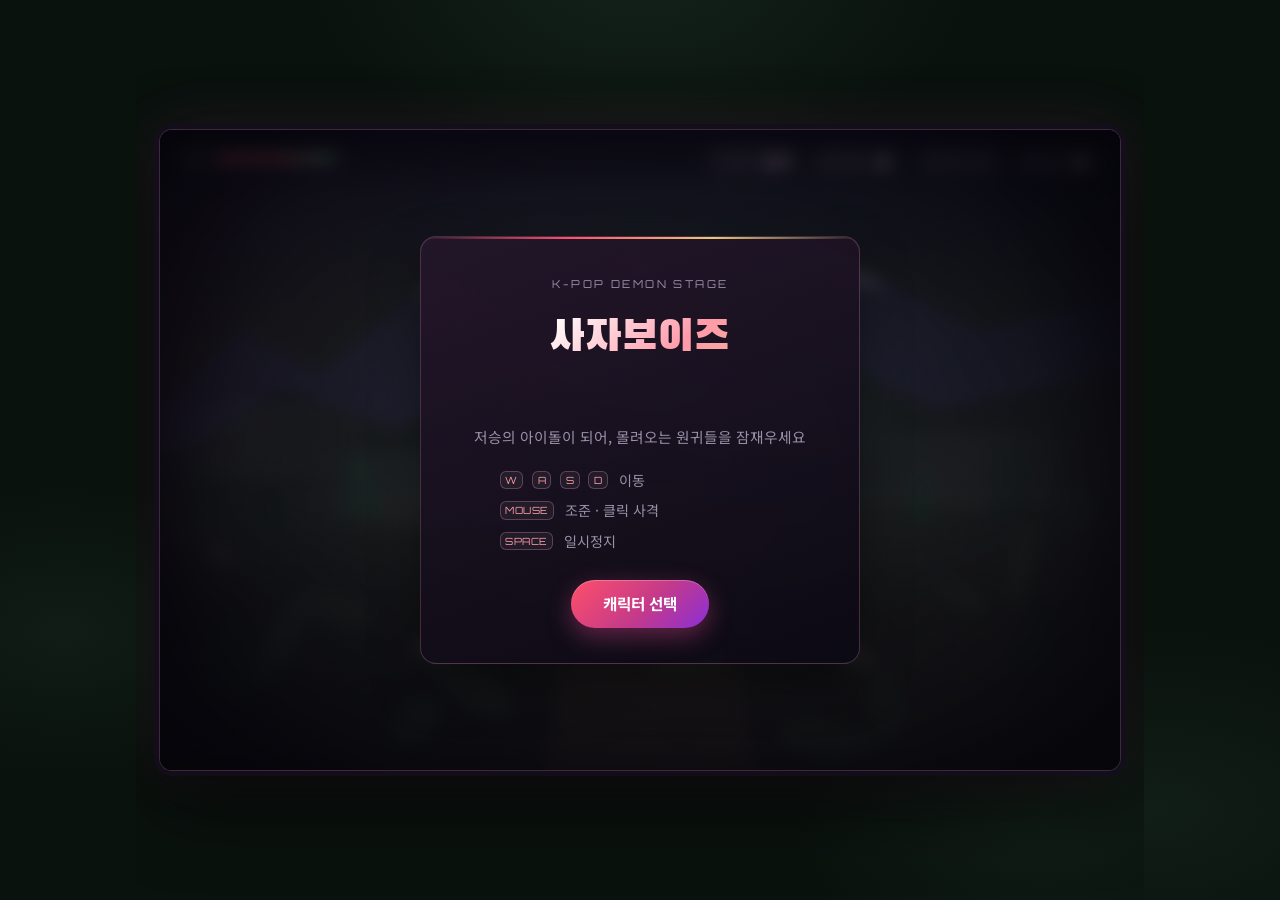
<file: index.html>
<!DOCTYPE html>
<html lang="ko">
<head>
  <meta charset="UTF-8" />
  <meta name="viewport" content="width=device-width, initial-scale=1.0" />
  <title>사자보이즈 vs 한국귀신</title>
  <link rel="stylesheet" href="style.css" />
  <link rel="preconnect" href="https://fonts.googleapis.com" />
  <link rel="preconnect" href="https://fonts.gstatic.com" crossorigin />
  <link href="https://fonts.googleapis.com/css2?family=Black+Han+Sans&family=Noto+Sans+KR:wght@400;500;700&family=Orbitron:wght@500;700&display=swap" rel="stylesheet" />
</head>
<body>
  <div class="stage">
    <div id="game-wrap">
      <div class="frame-glow" aria-hidden="true"></div>
      <canvas id="game" width="960" height="640"></canvas>

      <div id="hud">
        <div class="hud-left">
          <div class="hud-chip hp-chip">
            <span class="label">HP</span>
            <div class="bar"><div id="hp-fill"></div></div>
          </div>
        </div>
        <div class="hud-right">
          <div class="hud-chip">
            <span class="label">CHAR</span>
            <span id="char-name" class="value">진우</span>
          </div>
          <div class="hud-chip">
            <span class="label">SCORE</span>
            <span id="score" class="value">0</span>
          </div>
          <div class="hud-chip">
            <span class="label">WAVE</span>
            <span id="wave" class="value">1</span>
          </div>
          <div class="hud-chip">
            <span class="label">KILLS</span>
            <span id="kills" class="value">0</span>
          </div>
        </div>
      </div>

      <div id="overlay" class="overlay">
        <div class="panel">
          <p class="eyebrow">K-POP DEMON STAGE</p>
          <h1>사자보이즈<br /><span>vs 한국귀신</span></h1>
          <p class="subtitle">저승의 아이돌이 되어, 몰려오는 원귀들을 잠재우세요</p>
          <ul class="controls">
            <li><kbd>W</kbd><kbd>A</kbd><kbd>S</kbd><kbd>D</kbd><span>이동</span></li>
            <li><kbd>MOUSE</kbd><span>조준 · 클릭 사격</span></li>
            <li><kbd>SPACE</kbd><span>일시정지</span></li>
          </ul>
          <button id="start-btn" type="button"><span>캐릭터 선택</span></button>
        </div>
      </div>

      <div id="select-overlay" class="overlay hidden">
        <div class="select-panel">
          <p class="eyebrow">CHARACTER LOADOUT</p>
          <h2>출전 멤버 선택</h2>
          <p class="select-sub">총기와 전투 스타일이 다른 멤버를 고르세요</p>
          <div class="select-cards" id="select-cards">
            <button type="button" class="scard scard--crimson is-selected" data-id="jinu">
              <span class="scard-avatar"></span>
              <span class="scard-name">진우</span>
              <span class="scard-gun">CRIMSON AR</span>
              <span class="scard-desc">돌격소총 · 균형형</span>
              <span class="scard-stats">공격 78 · 속도 62 · 사거리 70</span>
            </button>
            <button type="button" class="scard scard--gold" data-id="abby">
              <span class="scard-avatar"></span>
              <span class="scard-name">애비</span>
              <span class="scard-gun">GOLDEN SG</span>
              <span class="scard-desc">산탄총 · 근접 화력</span>
              <span class="scard-stats">공격 92 · 속도 48 · 사거리 40</span>
            </button>
            <button type="button" class="scard scard--azure" data-id="baby">
              <span class="scard-avatar"></span>
              <span class="scard-name">베이비</span>
              <span class="scard-gun">AZURE SMG</span>
              <span class="scard-desc">기관단총 · 기동형</span>
              <span class="scard-stats">공격 58 · 속도 90 · 사거리 55</span>
            </button>
          </div>
          <div class="select-actions">
            <button id="back-menu-btn" type="button" class="btn-ghost"><span>뒤로</span></button>
            <button id="confirm-btn" type="button"><span>출전하기</span></button>
          </div>
        </div>
      </div>

      <div id="pause-overlay" class="overlay hidden">
        <div class="panel panel--sm">
          <p class="eyebrow">PAUSED</p>
          <h2>일시정지</h2>
          <p>Space 또는 버튼을 눌러 계속</p>
          <button id="resume-btn" type="button"><span>계속하기</span></button>
        </div>
      </div>

      <div id="gameover-overlay" class="overlay hidden">
        <div class="panel panel--sm">
          <p class="eyebrow">STAGE FAILED</p>
          <h2>게임 오버</h2>
          <div class="stats-row">
            <div><span class="s-label">점수</span><strong id="final-score">0</strong></div>
            <div><span class="s-label">웨이브</span><strong id="final-wave">1</strong></div>
            <div><span class="s-label">처치</span><strong id="final-kills">0</strong></div>
          </div>
          <button id="restart-btn" type="button"><span>캐릭터 선택</span></button>
        </div>
      </div>
    </div>
  </div>

  <script src="game.js"></script>
</body>
</html>
</file>
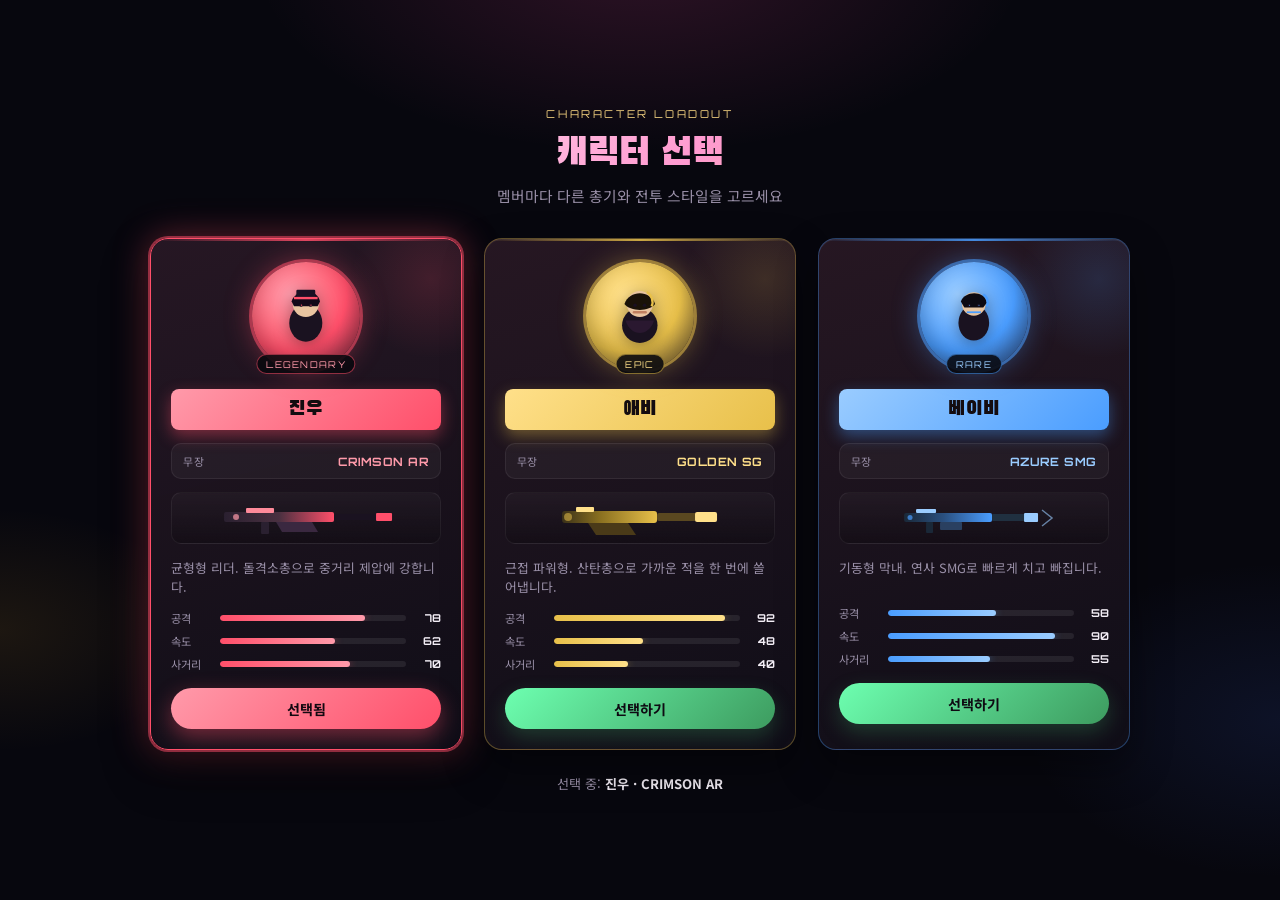
<file: cards.html>
<!DOCTYPE html>
<html lang="ko">
<head>
  <meta charset="UTF-8" />
  <meta name="viewport" content="width=device-width, initial-scale=1.0" />
  <title>캐릭터 선택 · 사자보이즈</title>
  <link rel="preconnect" href="https://fonts.googleapis.com" />
  <link rel="preconnect" href="https://fonts.gstatic.com" crossorigin />
  <link href="https://fonts.googleapis.com/css2?family=Black+Han+Sans&family=Noto+Sans+KR:wght@400;500;700&family=Orbitron:wght@500;700&display=swap" rel="stylesheet" />
  <style>
    :root {
      --bg: #07070e;
      --text: #f3eef6;
      --muted: #9a90a8;
    }

    * { box-sizing: border-box; margin: 0; padding: 0; }

    body {
      min-height: 100vh;
      color: var(--text);
      font-family: "Noto Sans KR", sans-serif;
      display: grid;
      place-items: center;
      padding: 2.5rem 1.25rem;
      background:
        radial-gradient(ellipse 55% 40% at 50% -5%, rgba(255, 79, 163, 0.16), transparent 55%),
        radial-gradient(ellipse 40% 35% at 100% 80%, rgba(60, 100, 220, 0.12), transparent 50%),
        radial-gradient(ellipse 35% 30% at 0% 70%, rgba(220, 160, 40, 0.1), transparent 45%),
        var(--bg);
    }

    .page {
      width: min(980px, 100%);
    }

    .page-head {
      text-align: center;
      margin-bottom: 2rem;
    }

    .page-head .eyebrow {
      font-family: "Orbitron", sans-serif;
      font-size: 0.68rem;
      letter-spacing: 0.24em;
      color: #e8c87a;
      margin-bottom: 0.55rem;
    }

    .page-head h1 {
      font-family: "Black Han Sans", sans-serif;
      font-size: clamp(1.8rem, 4vw, 2.4rem);
      font-weight: 400;
      background: linear-gradient(135deg, #fff, #ff9ad0 55%, #e8c87a);
      -webkit-background-clip: text;
      background-clip: text;
      color: transparent;
      margin-bottom: 0.45rem;
    }

    .page-head p {
      color: var(--muted);
      font-size: 0.92rem;
    }

    .cards {
      display: grid;
      grid-template-columns: repeat(3, 1fr);
      gap: 1.35rem;
    }

    .card {
      --accent: #ff4f6a;
      --accent-2: #ff8a9a;
      --glow: rgba(255, 79, 106, 0.45);
      position: relative;
      border-radius: 18px;
      padding: 1.45rem 1.25rem 1.25rem;
      background:
        linear-gradient(165deg, rgba(40, 24, 36, 0.95), rgba(16, 14, 24, 0.98));
      border: 1px solid color-mix(in srgb, var(--accent) 35%, transparent);
      box-shadow:
        0 18px 40px rgba(0, 0, 0, 0.4),
        inset 0 1px 0 rgba(255, 255, 255, 0.06);
      display: flex;
      flex-direction: column;
      align-items: center;
      gap: 0.85rem;
      cursor: pointer;
      transition: transform 0.22s ease, box-shadow 0.22s ease, border-color 0.22s ease;
      overflow: hidden;
    }

    .card::before {
      content: "";
      position: absolute;
      inset: 0 0 auto 0;
      height: 2px;
      background: linear-gradient(90deg, transparent, var(--accent), transparent);
      opacity: 0.85;
    }

    .card::after {
      content: "";
      position: absolute;
      width: 160px;
      height: 160px;
      border-radius: 50%;
      background: radial-gradient(circle, var(--glow), transparent 70%);
      top: -40px;
      right: -50px;
      opacity: 0.35;
      pointer-events: none;
      transition: opacity 0.22s ease;
    }

    .card:hover {
      transform: translateY(-8px);
      border-color: color-mix(in srgb, var(--accent) 70%, white 10%);
      box-shadow:
        0 24px 50px rgba(0, 0, 0, 0.5),
        0 0 40px var(--glow),
        inset 0 1px 0 rgba(255, 255, 255, 0.08);
    }

    .card:hover::after { opacity: 0.55; }

    .card.is-selected {
      border-color: var(--accent);
      box-shadow:
        0 0 0 2px color-mix(in srgb, var(--accent) 50%, transparent),
        0 20px 48px rgba(0, 0, 0, 0.45),
        0 0 36px var(--glow);
    }

    .card--crimson { --accent: #ff4f6a; --accent-2: #ff9aaa; --glow: rgba(255, 79, 106, 0.42); }
    .card--gold    { --accent: #e8c04a; --accent-2: #ffe08a; --glow: rgba(232, 192, 74, 0.4); }
    .card--azure   { --accent: #4a9dff; --accent-2: #9accff; --glow: rgba(74, 157, 255, 0.42); }

    .avatar-wrap {
      position: relative;
      width: 108px;
      height: 108px;
      z-index: 1;
    }

    .avatar {
      width: 100%;
      height: 100%;
      border-radius: 50%;
      background:
        radial-gradient(circle at 35% 30%, var(--accent-2), var(--accent) 55%, color-mix(in srgb, var(--accent) 40%, #1a1020));
      box-shadow:
        0 0 0 3px color-mix(in srgb, var(--accent) 55%, transparent),
        0 0 28px var(--glow),
        inset 0 -10px 20px rgba(0, 0, 0, 0.25);
      display: grid;
      place-items: center;
      overflow: hidden;
    }

    .avatar svg {
      width: 70%;
      height: 70%;
      filter: drop-shadow(0 4px 8px rgba(0, 0, 0, 0.35));
    }

    .rarity {
      position: absolute;
      bottom: -4px;
      left: 50%;
      transform: translateX(-50%);
      font-family: "Orbitron", sans-serif;
      font-size: 0.58rem;
      letter-spacing: 0.14em;
      padding: 0.22rem 0.55rem;
      border-radius: 999px;
      background: rgba(8, 8, 14, 0.88);
      border: 1px solid color-mix(in srgb, var(--accent) 55%, transparent);
      color: var(--accent-2);
      white-space: nowrap;
      z-index: 2;
    }

    .name {
      width: 100%;
      margin-top: 0.35rem;
      text-align: center;
      font-family: "Black Han Sans", sans-serif;
      font-size: 1.25rem;
      font-weight: 400;
      letter-spacing: 0.03em;
      padding: 0.48rem 0.6rem;
      border-radius: 8px;
      color: #140c10;
      background: linear-gradient(135deg, var(--accent-2), var(--accent));
      box-shadow: 0 6px 16px var(--glow);
    }

    .weapon {
      width: 100%;
      display: flex;
      align-items: center;
      justify-content: space-between;
      gap: 0.5rem;
      padding: 0.55rem 0.7rem;
      border-radius: 10px;
      background: rgba(255, 255, 255, 0.04);
      border: 1px solid rgba(255, 255, 255, 0.07);
    }

    .weapon-label {
      font-size: 0.68rem;
      color: var(--muted);
      letter-spacing: 0.04em;
    }

    .weapon-name {
      font-family: "Orbitron", sans-serif;
      font-size: 0.72rem;
      font-weight: 700;
      color: var(--accent-2);
      letter-spacing: 0.04em;
    }

    .gun-art {
      width: 100%;
      height: 52px;
      display: grid;
      place-items: center;
      border-radius: 10px;
      background:
        linear-gradient(180deg, rgba(255, 255, 255, 0.03), rgba(0, 0, 0, 0.2));
      border: 1px solid rgba(255, 255, 255, 0.06);
    }

    .gun-art svg {
      width: 88%;
      height: 40px;
      overflow: visible;
    }

    .desc {
      width: 100%;
      font-size: 0.8rem;
      line-height: 1.5;
      color: var(--muted);
      min-height: 2.6em;
      text-align: left;
    }

    .stats {
      width: 100%;
      display: flex;
      flex-direction: column;
      gap: 0.45rem;
    }

    .stat {
      display: grid;
      grid-template-columns: 42px 1fr 28px;
      align-items: center;
      gap: 0.45rem;
      font-size: 0.7rem;
      color: var(--muted);
    }

    .stat b {
      font-family: "Orbitron", sans-serif;
      font-weight: 700;
      font-size: 0.68rem;
      color: var(--text);
      text-align: right;
    }

    .meter {
      height: 6px;
      border-radius: 999px;
      background: rgba(255, 255, 255, 0.08);
      overflow: hidden;
    }

    .meter > i {
      display: block;
      height: 100%;
      border-radius: inherit;
      background: linear-gradient(90deg, var(--accent), var(--accent-2));
      box-shadow: 0 0 8px var(--glow);
    }

    .action {
      align-self: stretch;
      margin-top: 0.15rem;
      border: none;
      border-radius: 999px;
      padding: 0.65rem 1rem;
      font-family: inherit;
      font-weight: 700;
      font-size: 0.88rem;
      color: #0e0a12;
      cursor: pointer;
      background: linear-gradient(135deg, #6dffb0, #3d9b5f);
      box-shadow: 0 8px 20px rgba(61, 155, 95, 0.3);
      transition: filter 0.15s ease, transform 0.15s ease;
      z-index: 1;
    }

    .card.is-selected .action {
      background: linear-gradient(135deg, var(--accent-2), var(--accent));
      color: #120810;
      box-shadow: 0 8px 22px var(--glow);
    }

    .action:hover {
      filter: brightness(1.08);
      transform: translateY(-1px);
    }

    .footer-hint {
      margin-top: 1.5rem;
      text-align: center;
      font-size: 0.82rem;
      color: var(--muted);
    }

    .footer-hint strong {
      color: var(--text);
      font-weight: 700;
    }

    @media (max-width: 820px) {
      .cards {
        grid-template-columns: 1fr;
        max-width: 320px;
        margin: 0 auto;
      }
    }
  </style>
</head>
<body>
  <div class="page">
    <header class="page-head">
      <p class="eyebrow">CHARACTER LOADOUT</p>
      <h1>캐릭터 선택</h1>
      <p>멤버마다 다른 총기와 전투 스타일을 고르세요</p>
    </header>

    <div class="cards" role="listbox" aria-label="캐릭터 선택">
      <!-- CRIMSON · Assault Rifle -->
      <article class="card card--crimson is-selected" data-id="jinu" role="option" aria-selected="true">
        <div class="avatar-wrap">
          <div class="avatar" aria-hidden="true">
            <svg viewBox="0 0 64 64" fill="none">
              <ellipse cx="32" cy="38" rx="14" ry="16" fill="#1a1220"/>
              <circle cx="32" cy="22" r="11" fill="#e8c4a0"/>
              <path d="M20 20c2-10 22-12 24 0l-2 4H22l-2-4z" fill="#120818"/>
              <rect x="24" y="10" width="16" height="8" rx="1" fill="#1a1024"/>
              <rect x="22" y="16" width="20" height="2" fill="#ff4f6a"/>
              <circle cx="28" cy="23" r="1.4" fill="#1a1020"/>
              <circle cx="36" cy="23" r="1.4" fill="#1a1020"/>
              <circle cx="28.4" cy="23" r="0.5" fill="#ff4f6a"/>
              <circle cx="36.4" cy="23" r="0.5" fill="#ff4f6a"/>
            </svg>
          </div>
          <span class="rarity">LEGENDARY</span>
        </div>

        <h2 class="name">진우</h2>

        <div class="weapon">
          <span class="weapon-label">무장</span>
          <span class="weapon-name">CRIMSON AR</span>
        </div>

        <div class="gun-art" aria-hidden="true">
          <svg viewBox="0 0 200 40">
            <defs>
              <linearGradient id="g1" x1="0" y1="0" x2="1" y2="0">
                <stop offset="0%" stop-color="#2a2030"/>
                <stop offset="50%" stop-color="#4a3040"/>
                <stop offset="100%" stop-color="#ff4f6a"/>
              </linearGradient>
            </defs>
            <rect x="18" y="14" width="110" height="10" rx="2" fill="url(#g1)"/>
            <rect x="128" y="16" width="48" height="6" rx="1" fill="#1a1220"/>
            <rect x="170" y="15" width="16" height="8" rx="1" fill="#ff4f6a"/>
            <rect x="40" y="10" width="28" height="5" rx="1" fill="#ff8a9a"/>
            <rect x="55" y="24" width="8" height="12" rx="1" fill="#2a2030"/>
            <path d="M70 24h36l6 10H76z" fill="#3a2840"/>
            <circle cx="30" cy="19" r="3" fill="#ff9aaa" opacity="0.7"/>
          </svg>
        </div>

        <p class="desc">균형형 리더. 돌격소총으로 중거리 제압에 강합니다.</p>

        <div class="stats">
          <div class="stat"><span>공격</span><div class="meter"><i style="width:78%"></i></div><b>78</b></div>
          <div class="stat"><span>속도</span><div class="meter"><i style="width:62%"></i></div><b>62</b></div>
          <div class="stat"><span>사거리</span><div class="meter"><i style="width:70%"></i></div><b>70</b></div>
        </div>

        <button class="action" type="button">선택됨</button>
      </article>

      <!-- GOLD · Shotgun -->
      <article class="card card--gold" data-id="abby" role="option" aria-selected="false">
        <div class="avatar-wrap">
          <div class="avatar" aria-hidden="true">
            <svg viewBox="0 0 64 64" fill="none">
              <ellipse cx="32" cy="40" rx="15" ry="15" fill="#1a1220"/>
              <path d="M20 36c4 14 20 14 24 0" fill="#2a1830"/>
              <circle cx="32" cy="22" r="11" fill="#e8c4a0"/>
              <path d="M19 22c4-12 22-12 26 0-2 3-8 5-13 5s-11-2-13-5z" fill="#1a1208"/>
              <path d="M38 12c4 2 6 8 4 12" stroke="#e8c04a" stroke-width="2" fill="none"/>
              <circle cx="28" cy="23" r="1.5" fill="#1a1020"/>
              <circle cx="36" cy="23" r="1.5" fill="#1a1020"/>
              <rect x="26" y="28" width="12" height="2" rx="1" fill="#c08060"/>
            </svg>
          </div>
          <span class="rarity">EPIC</span>
        </div>

        <h2 class="name">애비</h2>

        <div class="weapon">
          <span class="weapon-label">무장</span>
          <span class="weapon-name">GOLDEN SG</span>
        </div>

        <div class="gun-art" aria-hidden="true">
          <svg viewBox="0 0 200 40">
            <defs>
              <linearGradient id="g2" x1="0" y1="0" x2="1" y2="0">
                <stop offset="0%" stop-color="#3a3018"/>
                <stop offset="40%" stop-color="#8a7020"/>
                <stop offset="100%" stop-color="#e8c04a"/>
              </linearGradient>
            </defs>
            <rect x="22" y="13" width="95" height="12" rx="3" fill="url(#g2)"/>
            <rect x="117" y="15" width="42" height="8" rx="2" fill="#5a4820"/>
            <rect x="155" y="14" width="22" height="10" rx="2" fill="#ffe08a"/>
            <path d="M48 25h40l8 12H56z" fill="#4a3a18"/>
            <rect x="36" y="9" width="18" height="5" rx="1" fill="#ffe08a"/>
            <circle cx="28" cy="19" r="4" fill="#e8c04a" opacity="0.55"/>
          </svg>
        </div>

        <p class="desc">근접 파워형. 산탄총으로 가까운 적을 한 번에 쓸어냅니다.</p>

        <div class="stats">
          <div class="stat"><span>공격</span><div class="meter"><i style="width:92%"></i></div><b>92</b></div>
          <div class="stat"><span>속도</span><div class="meter"><i style="width:48%"></i></div><b>48</b></div>
          <div class="stat"><span>사거리</span><div class="meter"><i style="width:40%"></i></div><b>40</b></div>
        </div>

        <button class="action" type="button">선택하기</button>
      </article>

      <!-- AZURE · SMG -->
      <article class="card card--azure" data-id="baby" role="option" aria-selected="false">
        <div class="avatar-wrap">
          <div class="avatar" aria-hidden="true">
            <svg viewBox="0 0 64 64" fill="none">
              <ellipse cx="32" cy="38" rx="13" ry="15" fill="#1a1220"/>
              <circle cx="32" cy="22" r="10" fill="#e8c4a0"/>
              <path d="M21 20c3-9 20-10 22 1l-3 4H24l-3-5z" fill="#0d0a12"/>
              <path d="M40 14c3 1 5 6 3 10" stroke="#4a9dff" stroke-width="2" fill="none"/>
              <circle cx="28" cy="23" r="1.3" fill="#1a1020"/>
              <circle cx="36" cy="23" r="1.3" fill="#1a1020"/>
              <circle cx="28.4" cy="23" r="0.45" fill="#4a9dff"/>
              <circle cx="36.4" cy="23" r="0.45" fill="#4a9dff"/>
              <path d="M26 29h12" stroke="#4a9dff" stroke-width="1.5"/>
            </svg>
          </div>
          <span class="rarity">RARE</span>
        </div>

        <h2 class="name">베이비</h2>

        <div class="weapon">
          <span class="weapon-label">무장</span>
          <span class="weapon-name">AZURE SMG</span>
        </div>

        <div class="gun-art" aria-hidden="true">
          <svg viewBox="0 0 200 40">
            <defs>
              <linearGradient id="g3" x1="0" y1="0" x2="1" y2="0">
                <stop offset="0%" stop-color="#1a2838"/>
                <stop offset="45%" stop-color="#2a5080"/>
                <stop offset="100%" stop-color="#4a9dff"/>
              </linearGradient>
            </defs>
            <rect x="30" y="15" width="88" height="9" rx="2" fill="url(#g3)"/>
            <rect x="118" y="16" width="36" height="7" rx="1" fill="#203040"/>
            <rect x="150" y="15" width="14" height="9" rx="1" fill="#9accff"/>
            <rect x="52" y="24" width="7" height="11" rx="1" fill="#1a2838"/>
            <rect x="66" y="24" width="22" height="8" rx="1" fill="#2a4060"/>
            <rect x="42" y="11" width="20" height="4" rx="1" fill="#9accff"/>
            <circle cx="36" cy="19.5" r="2.5" fill="#4a9dff" opacity="0.7"/>
            <path d="M168 12l10 8-10 8" stroke="#9accff" stroke-width="1.5" fill="none" opacity="0.6"/>
          </svg>
        </div>

        <p class="desc">기동형 막내. 연사 SMG로 빠르게 치고 빠집니다.</p>

        <div class="stats">
          <div class="stat"><span>공격</span><div class="meter"><i style="width:58%"></i></div><b>58</b></div>
          <div class="stat"><span>속도</span><div class="meter"><i style="width:90%"></i></div><b>90</b></div>
          <div class="stat"><span>사거리</span><div class="meter"><i style="width:55%"></i></div><b>55</b></div>
        </div>

        <button class="action" type="button">선택하기</button>
      </article>
    </div>

    <p class="footer-hint">선택 중: <strong id="picked">진우 · CRIMSON AR</strong></p>
  </div>

  <script>
    const meta = {
      jinu: "진우 · CRIMSON AR",
      abby: "애비 · GOLDEN SG",
      baby: "베이비 · AZURE SMG",
    };

    const cards = [...document.querySelectorAll(".card")];
    const picked = document.getElementById("picked");

    function select(card) {
      cards.forEach((c) => {
        const on = c === card;
        c.classList.toggle("is-selected", on);
        c.setAttribute("aria-selected", on ? "true" : "false");
        c.querySelector(".action").textContent = on ? "선택됨" : "선택하기";
      });
      picked.textContent = meta[card.dataset.id];
    }

    cards.forEach((card) => {
      card.addEventListener("click", () => select(card));
      card.querySelector(".action").addEventListener("click", (e) => {
        e.stopPropagation();
        select(card);
      });
    });
  </script>
</body>
</html>
</file>
<file: style.css>
*,
*::before,
*::after {
  box-sizing: border-box;
  margin: 0;
  padding: 0;
}

:root {
  --bg-deep: #06060c;
  --accent: #ff4fa3;
  --accent-soft: #ff9ad0;
  --gold: #e8c87a;
  --danger: #ff5a6a;
  --ok: #5dffb0;
  --panel: rgba(12, 10, 20, 0.82);
  --text: #f4eef6;
  --muted: #9a90a8;
  --glass: rgba(255, 255, 255, 0.06);
  --line: rgba(255, 160, 210, 0.22);
}

html,
body {
  height: 100%;
  color: var(--text);
  font-family: "Noto Sans KR", sans-serif;
  display: grid;
  place-items: center;
  overflow: hidden;
  background:
    radial-gradient(ellipse 60% 45% at 50% -5%, rgba(60, 100, 80, 0.2), transparent 55%),
    radial-gradient(ellipse 50% 40% at 90% 90%, rgba(30, 50, 40, 0.35), transparent 50%),
    radial-gradient(ellipse 40% 35% at 5% 70%, rgba(40, 70, 50, 0.2), transparent 45%),
    #0a120e;
}

.stage {
  padding: 1.5rem;
  width: 100%;
  display: grid;
  place-items: center;
}

#game-wrap {
  position: relative;
  width: min(960px, 94vw);
  aspect-ratio: 960 / 640;
  border-radius: 12px;
  overflow: hidden;
  isolation: isolate;
  box-shadow:
    0 0 0 1px rgba(255, 160, 210, 0.18),
    0 0 0 6px rgba(20, 14, 28, 0.9),
    0 30px 80px rgba(0, 0, 0, 0.65),
    0 0 60px rgba(255, 79, 163, 0.12);
}

.frame-glow {
  pointer-events: none;
  position: absolute;
  inset: 0;
  z-index: 4;
  border-radius: inherit;
  box-shadow: inset 0 0 80px rgba(0, 0, 0, 0.35);
  background:
    linear-gradient(135deg, rgba(255, 79, 163, 0.08), transparent 35%, transparent 65%, rgba(232, 200, 122, 0.06));
}

#game {
  display: block;
  width: 100%;
  height: 100%;
  background: #121c16;
  cursor: crosshair;
}

#hud {
  position: absolute;
  inset: 0 0 auto 0;
  z-index: 6;
  display: flex;
  justify-content: space-between;
  align-items: flex-start;
  gap: 1rem;
  padding: 0.9rem 1rem;
  pointer-events: none;
  background: linear-gradient(to bottom, rgba(6, 6, 12, 0.72), transparent);
}

.hud-left,
.hud-right {
  display: flex;
  gap: 0.55rem;
  align-items: center;
  flex-wrap: wrap;
}

.hud-chip {
  display: flex;
  align-items: center;
  gap: 0.5rem;
  padding: 0.4rem 0.7rem;
  background: var(--glass);
  border: 1px solid var(--line);
  border-radius: 999px;
  backdrop-filter: blur(10px);
  -webkit-backdrop-filter: blur(10px);
}

.hud-chip .label {
  color: var(--muted);
  font-family: "Orbitron", sans-serif;
  font-size: 0.62rem;
  letter-spacing: 0.12em;
  font-weight: 500;
}

.hud-chip .value {
  font-family: "Orbitron", sans-serif;
  font-weight: 700;
  font-size: 0.85rem;
  font-variant-numeric: tabular-nums;
  min-width: 1.5ch;
  color: var(--text);
  text-shadow: 0 0 12px rgba(255, 79, 163, 0.35);
}

.bar {
  width: 120px;
  height: 8px;
  background: rgba(0, 0, 0, 0.45);
  border: 1px solid rgba(255, 255, 255, 0.1);
  border-radius: 999px;
  overflow: hidden;
}

#hp-fill {
  height: 100%;
  width: 100%;
  border-radius: inherit;
  background: linear-gradient(90deg, var(--danger), var(--accent), var(--ok));
  box-shadow: 0 0 10px rgba(255, 79, 163, 0.5);
  transition: width 0.18s ease;
}

.overlay {
  position: absolute;
  inset: 0;
  z-index: 8;
  display: grid;
  place-items: center;
  background:
    radial-gradient(ellipse at center, rgba(40, 16, 40, 0.35), rgba(4, 4, 10, 0.86));
  backdrop-filter: blur(8px);
  -webkit-backdrop-filter: blur(8px);
  animation: fadeIn 0.35s ease;
}

.overlay.hidden {
  display: none;
}

@keyframes fadeIn {
  from { opacity: 0; }
  to { opacity: 1; }
}

.panel {
  text-align: center;
  padding: 2.4rem 2.6rem 2.2rem;
  background:
    linear-gradient(160deg, rgba(36, 22, 42, 0.95), rgba(12, 10, 20, 0.96));
  border: 1px solid var(--line);
  border-radius: 16px;
  max-width: 440px;
  width: 90%;
  box-shadow:
    0 20px 50px rgba(0, 0, 0, 0.45),
    inset 0 1px 0 rgba(255, 255, 255, 0.06);
  position: relative;
  overflow: hidden;
}

.panel::before {
  content: "";
  position: absolute;
  inset: 0 auto auto 0;
  width: 100%;
  height: 2px;
  background: linear-gradient(90deg, transparent, var(--accent), var(--gold), transparent);
}

.panel--sm {
  max-width: 380px;
  padding: 2rem 2.2rem;
}

.eyebrow {
  font-family: "Orbitron", sans-serif;
  font-size: 0.68rem;
  letter-spacing: 0.22em;
  color: var(--gold);
  margin-bottom: 0.75rem;
}

.panel h1 {
  font-family: "Black Han Sans", sans-serif;
  font-size: clamp(2rem, 5vw, 2.7rem);
  font-weight: 400;
  letter-spacing: 0.02em;
  line-height: 1.15;
  margin-bottom: 0.75rem;
  background: linear-gradient(135deg, #fff 20%, var(--accent-soft) 55%, var(--gold) 100%);
  -webkit-background-clip: text;
  background-clip: text;
  color: transparent;
}

.panel h1 span {
  display: inline-block;
  font-size: 0.78em;
  opacity: 0.92;
}

.panel h2 {
  font-family: "Black Han Sans", sans-serif;
  font-size: 2rem;
  font-weight: 400;
  color: var(--accent-soft);
  margin-bottom: 0.75rem;
}

.subtitle {
  color: var(--muted);
  font-size: 0.92rem;
  margin-bottom: 1.5rem;
  line-height: 1.55;
}

.controls {
  list-style: none;
  text-align: left;
  margin: 0 auto 1.8rem;
  display: flex;
  flex-direction: column;
  gap: 0.65rem;
  color: var(--text);
  font-size: 0.88rem;
  max-width: 280px;
}

.controls li {
  display: flex;
  align-items: center;
  gap: 0.55rem;
  flex-wrap: wrap;
}

.controls li span {
  color: var(--muted);
  margin-left: 0.15rem;
}

.controls kbd {
  display: inline-grid;
  place-items: center;
  min-width: 1.7em;
  padding: 0.22em 0.45em;
  background: rgba(255, 255, 255, 0.05);
  border: 1px solid rgba(255, 160, 210, 0.28);
  border-radius: 6px;
  font-family: "Orbitron", sans-serif;
  font-size: 0.62rem;
  letter-spacing: 0.04em;
  color: var(--accent-soft);
}

button {
  position: relative;
  font-family: "Noto Sans KR", sans-serif;
  font-weight: 700;
  font-size: 0.98rem;
  padding: 0.78rem 2rem;
  border: none;
  border-radius: 999px;
  background: linear-gradient(135deg, var(--accent), #c43a8a 55%, #8b2fd6);
  color: #fff;
  cursor: pointer;
  overflow: hidden;
  box-shadow:
    0 8px 24px rgba(255, 79, 163, 0.35),
    inset 0 1px 0 rgba(255, 255, 255, 0.25);
  transition: transform 0.15s ease, box-shadow 0.15s ease, filter 0.15s ease;
}

button span {
  position: relative;
  z-index: 1;
}

button::after {
  content: "";
  position: absolute;
  inset: 0;
  background: linear-gradient(120deg, transparent 30%, rgba(255, 255, 255, 0.25), transparent 70%);
  transform: translateX(-120%);
  transition: transform 0.45s ease;
}

button:hover {
  transform: translateY(-2px);
  filter: brightness(1.08);
  box-shadow:
    0 12px 32px rgba(255, 79, 163, 0.45),
    inset 0 1px 0 rgba(255, 255, 255, 0.3);
}

button:hover::after {
  transform: translateX(120%);
}

button:active {
  transform: translateY(0);
}

.panel p {
  color: var(--muted);
  margin-bottom: 1.4rem;
  line-height: 1.5;
}

.panel strong {
  color: var(--text);
}

.stats-row {
  display: grid;
  grid-template-columns: repeat(3, 1fr);
  gap: 0.75rem;
  margin: 0 0 1.6rem;
}

.stats-row > div {
  background: rgba(255, 255, 255, 0.04);
  border: 1px solid rgba(255, 255, 255, 0.08);
  border-radius: 10px;
  padding: 0.7rem 0.4rem;
}

.stats-row .s-label {
  display: block;
  font-size: 0.7rem;
  color: var(--muted);
  margin-bottom: 0.25rem;
}

.stats-row strong {
  font-family: "Orbitron", sans-serif;
  font-size: 1.05rem;
  color: var(--accent-soft);
}

@media (max-width: 640px) {
  .hud-chip .label {
    display: none;
  }

  .panel {
    padding: 1.8rem 1.4rem;
  }

  .controls {
    max-width: none;
  }

  .select-cards {
    grid-template-columns: 1fr;
    max-height: 48vh;
    overflow-y: auto;
  }
}

/* Character select */
.select-panel {
  width: min(860px, 94%);
  text-align: center;
  padding: 1.5rem 1.4rem 1.35rem;
  background: linear-gradient(160deg, rgba(28, 36, 30, 0.96), rgba(10, 14, 12, 0.97));
  border: 1px solid rgba(160, 200, 160, 0.2);
  border-radius: 16px;
  box-shadow: 0 20px 50px rgba(0, 0, 0, 0.5);
  position: relative;
  overflow: hidden;
}

.select-panel::before {
  content: "";
  position: absolute;
  inset: 0 auto auto 0;
  width: 100%;
  height: 2px;
  background: linear-gradient(90deg, transparent, #ff4fa3, #e8c87a, #4a9dff, transparent);
}

.select-panel h2 {
  font-family: "Black Han Sans", sans-serif;
  font-size: 1.7rem;
  font-weight: 400;
  color: #fff;
  margin-bottom: 0.35rem;
}

.select-sub {
  color: var(--muted);
  font-size: 0.85rem;
  margin-bottom: 1.1rem !important;
}

.select-cards {
  display: grid;
  grid-template-columns: repeat(3, 1fr);
  gap: 0.75rem;
  margin-bottom: 1.15rem;
}

.scard {
  --c: #ff4f6a;
  --c2: #ff9aaa;
  appearance: none;
  text-align: center;
  padding: 1rem 0.75rem 0.9rem;
  border-radius: 14px;
  border: 1px solid color-mix(in srgb, var(--c) 35%, transparent);
  background: linear-gradient(165deg, rgba(30, 28, 36, 0.95), rgba(14, 16, 18, 0.98));
  color: var(--text);
  cursor: pointer;
  display: flex;
  flex-direction: column;
  align-items: center;
  gap: 0.35rem;
  box-shadow: inset 0 1px 0 rgba(255, 255, 255, 0.05);
  transition: transform 0.15s ease, box-shadow 0.15s ease, border-color 0.15s ease;
}

.scard:hover {
  transform: translateY(-3px);
  border-color: color-mix(in srgb, var(--c) 70%, white 10%);
}

.scard.is-selected {
  border-color: var(--c);
  box-shadow:
    0 0 0 2px color-mix(in srgb, var(--c) 40%, transparent),
    0 10px 28px color-mix(in srgb, var(--c) 28%, transparent);
}

.scard--crimson { --c: #ff4f6a; --c2: #ff9aaa; }
.scard--gold { --c: #e8c04a; --c2: #ffe08a; }
.scard--azure { --c: #4a9dff; --c2: #9accff; }

.scard-avatar {
  width: 54px;
  height: 54px;
  border-radius: 50%;
  margin-bottom: 0.25rem;
  background: radial-gradient(circle at 35% 30%, var(--c2), var(--c));
  box-shadow: 0 0 0 2px color-mix(in srgb, var(--c) 50%, transparent), 0 0 18px color-mix(in srgb, var(--c) 35%, transparent);
}

.scard-name {
  font-family: "Black Han Sans", sans-serif;
  font-size: 1.15rem;
  width: 100%;
  padding: 0.28rem;
  border-radius: 6px;
  color: #140c10;
  background: linear-gradient(135deg, var(--c2), var(--c));
}

.scard-gun {
  font-family: "Orbitron", sans-serif;
  font-size: 0.62rem;
  letter-spacing: 0.06em;
  color: var(--c2);
  font-weight: 700;
}

.scard-desc {
  font-size: 0.72rem;
  color: var(--muted);
}

.scard-stats {
  font-size: 0.65rem;
  color: rgba(255, 255, 255, 0.55);
  margin-top: 0.15rem;
}

.select-actions {
  display: flex;
  justify-content: center;
  gap: 0.7rem;
  flex-wrap: wrap;
}

.btn-ghost {
  background: transparent !important;
  border: 1px solid rgba(255, 255, 255, 0.2) !important;
  color: var(--text) !important;
  box-shadow: none !important;
}

.btn-ghost:hover {
  filter: brightness(1.15);
  background: rgba(255, 255, 255, 0.06) !important;
}
</file>
